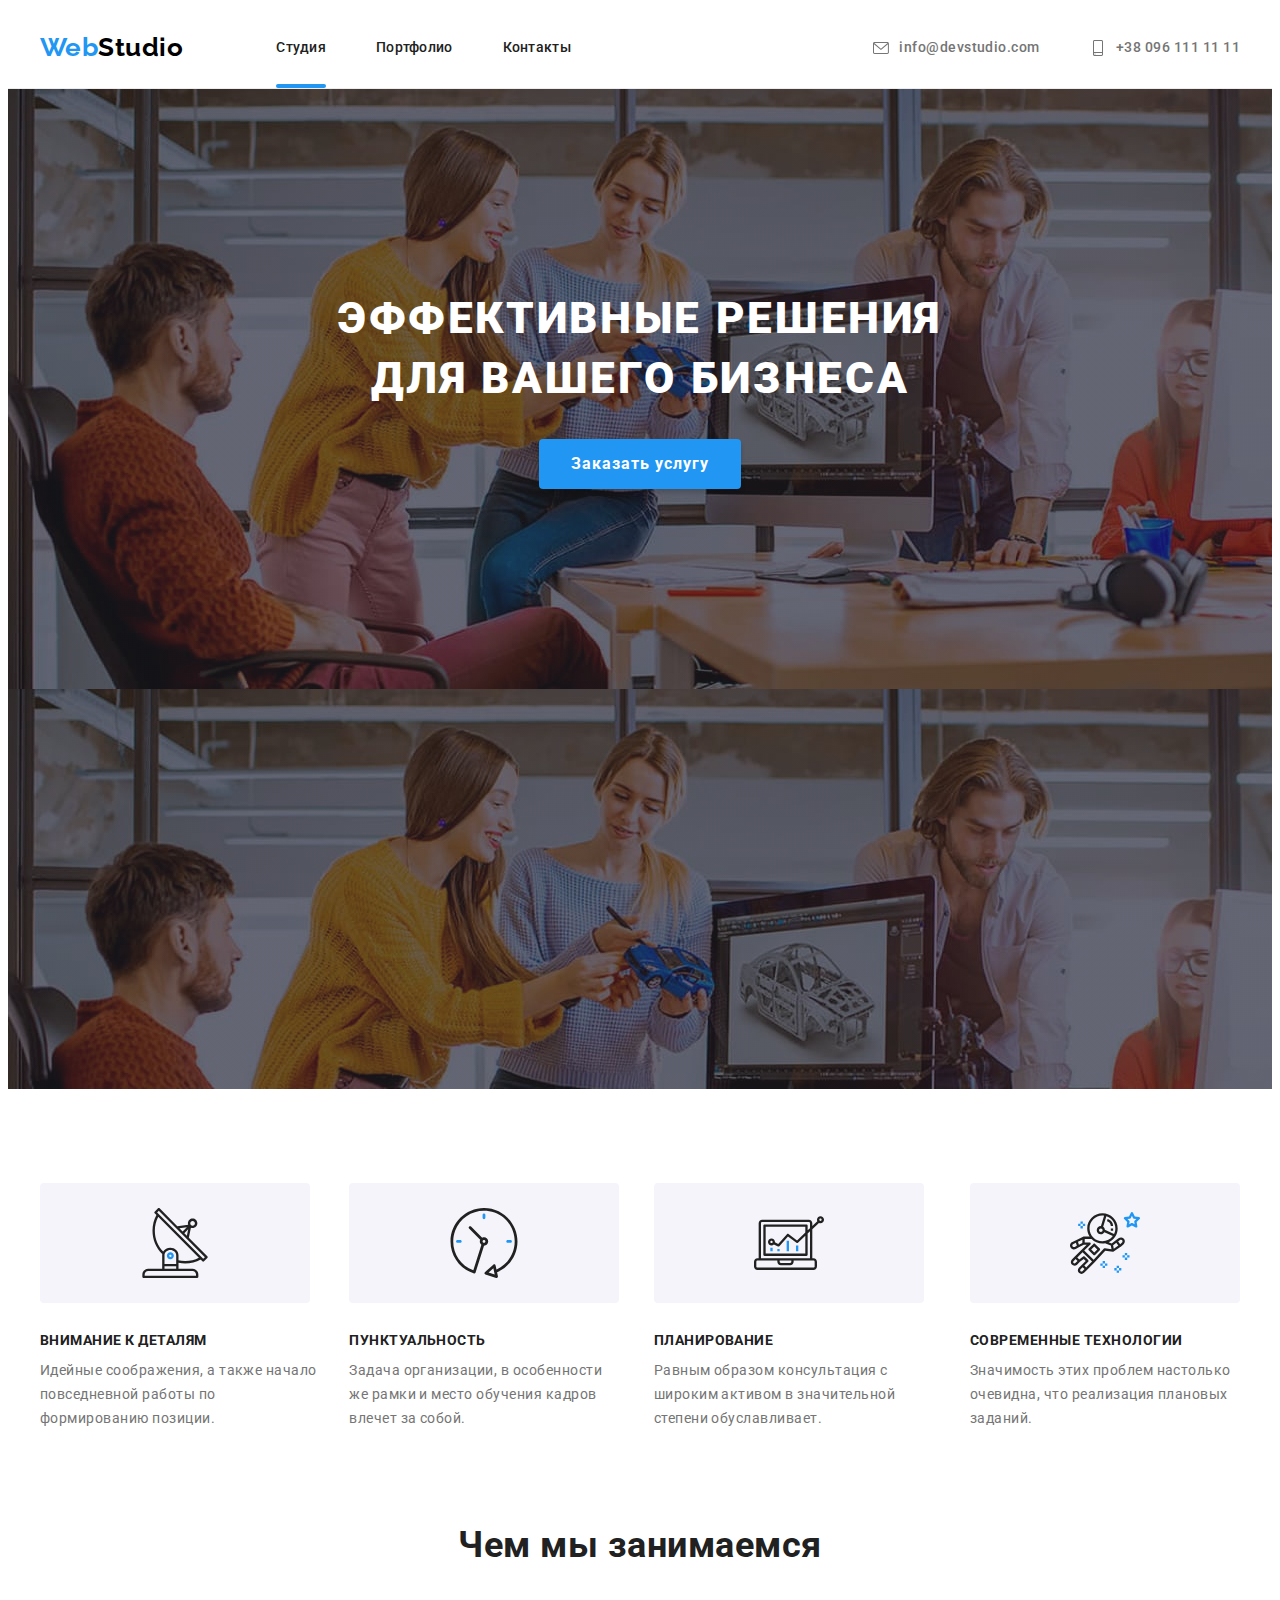
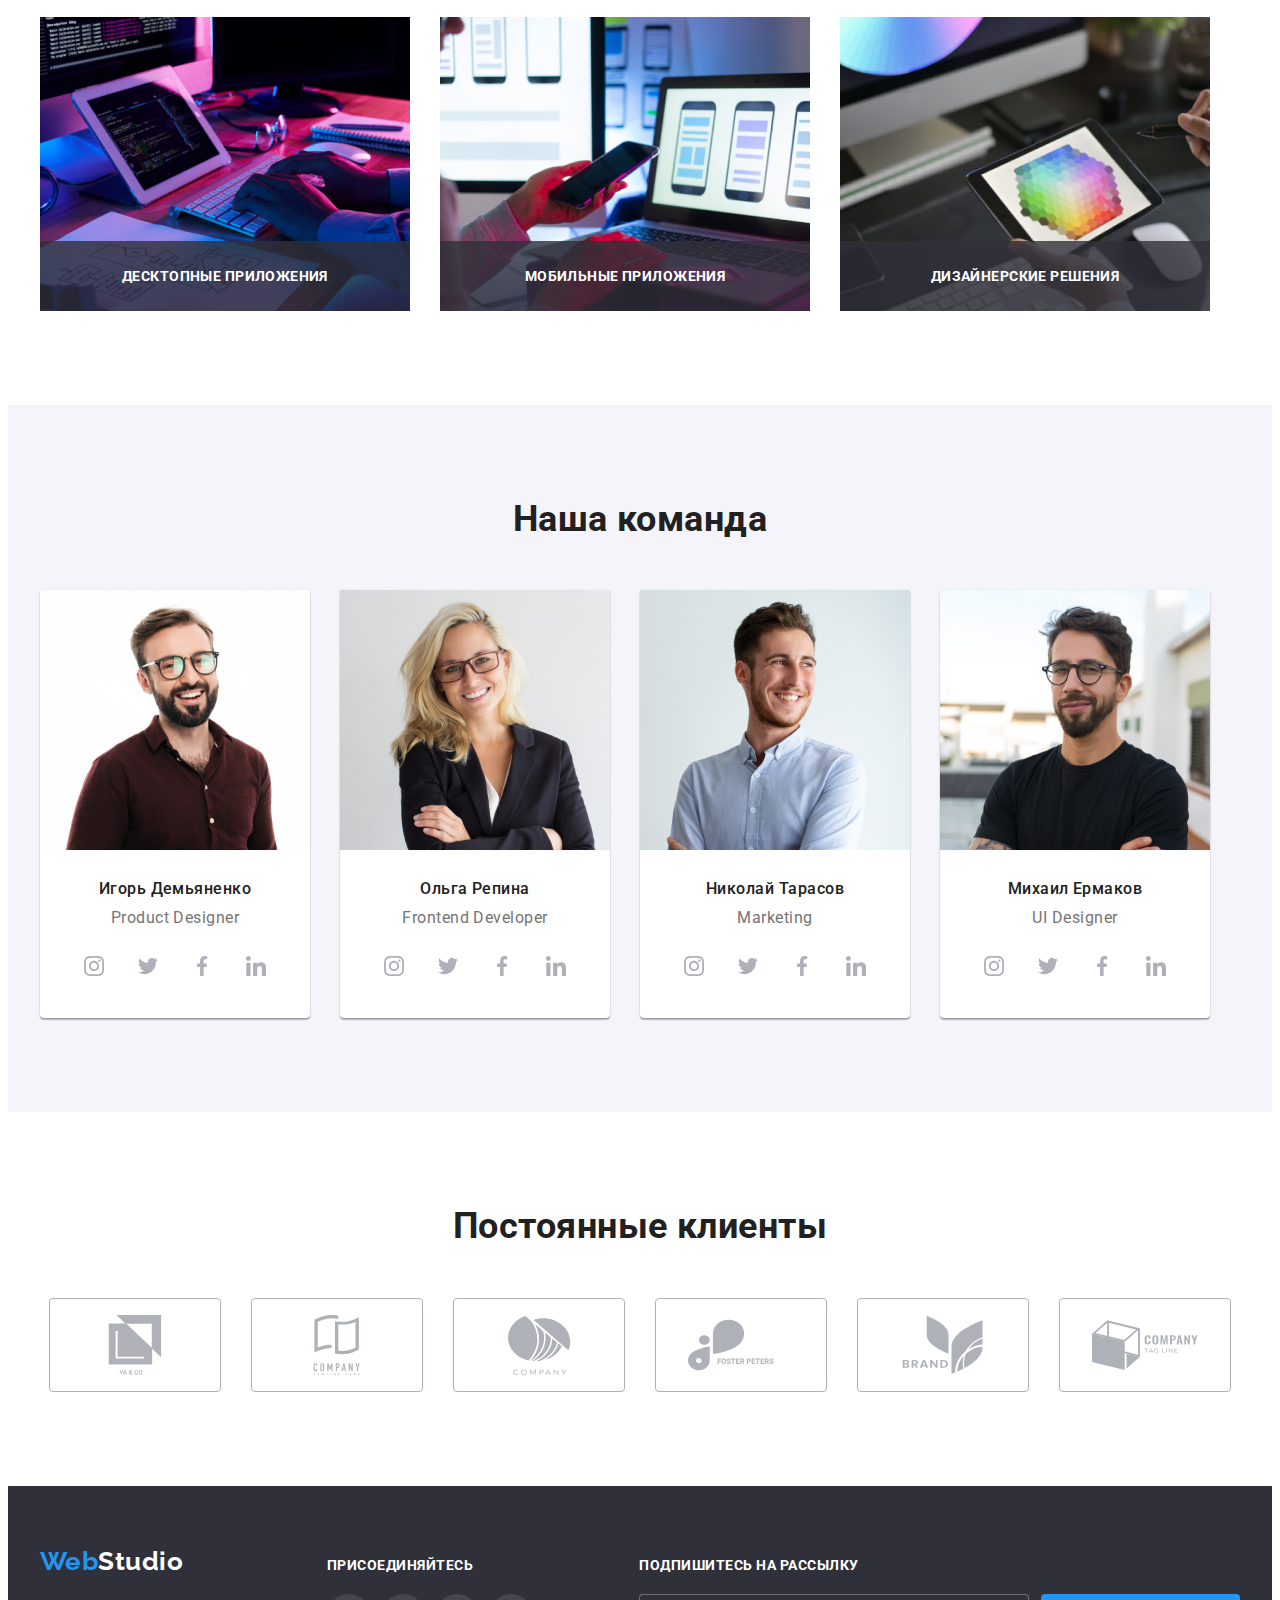
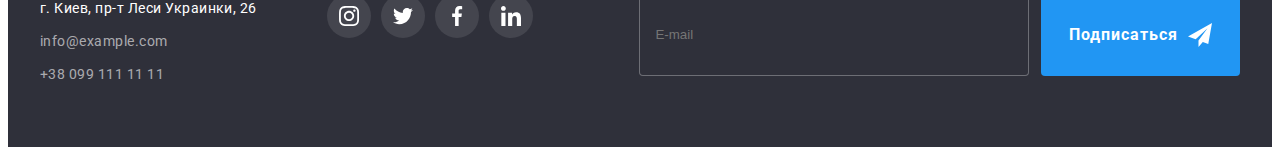
<file: index.html>
<!DOCTYPE html>
<html lang="ru">
  <head>
    <meta charset="UTF-8" />
    <meta http-equiv="X-UA-Compatible" content="IE=edge" />
    <meta name="viewport" content="width=device-width, initial-scale=1.0" />
    <title>Document</title>
    <link rel="preconnect" href="https://fonts.googleapis.com" />
    <link rel="preconnect" href="https://fonts.gstatic.com" crossorigin />
    <link
      rel="stylesheet"
      href="https://cdnjs.cloudflare.com/ajax/libs/modern-normalize/1.1.0/modern-normalize.min.css"
      integrity="sha512-wpPYUAdjBVSE4KJnH1VR1HeZfpl1ub8YT/NKx4PuQ5NmX2tKuGu6U/JRp5y+Y8XG2tV+wKQpNHVUX03MfMFn9Q=="
      crossorigin="anonymous"
      referrerpolicy="no-referrer"
    />
    <link
      href="https://fonts.googleapis.com/css2?family=Raleway:wght@700&family=Roboto:wght@400;500;700;900&display=swap"
      rel="stylesheet"
    />
    <link rel="stylesheet" href="./css/main.min.css" />
  </head>
  <body>
    <header class="header">
      <div class="container header-nav">
        <a href="./index.html" class="logo" lang="en"><span class="logo__text">Web</span>Studio</a>
        <nav class="site-nav">
          <ul class="site-nav__list">
            <li class="site-nav__item"><a class="site-nav__link current" href="./index.html">Студия</a></li>
            <li class="site-nav__item"><a class="site-nav__link" href="./portfolio.html">Портфолио</a></li>
            <li class="site-nav__item"><a class="site-nav__link" href="">Контакты</a></li>
          </ul>
        </nav>
        <ul class="header-contacts">
          <li class="header-contacts__item">
            <a class="header-contacts__link" href="" lang="en">
              <svg class="header-contacts__icon">
                <use href="./images/more-icons.svg#envelope"></use>
              </svg>
              info@devstudio.com</a
            >
          </li>
          <li class="header-contacts__item">
            <a class="header-contacts__link" href="">
              <svg class="header-contacts__icon">
                <use href="./images/icons.svg#smartphone"></use></svg
              >+38 096 111 11 11</a
            >
          </li>
        </ul>
      </div>
    </header>

    <main>
      <section class="hero hero-overlay">
        <h1 class="hero__title">
          Эффективные решения <br />
          для вашего бизнеса
        </h1>
        <button class="hero__button" type="button" data-modal-open>Заказать услугу</button>
      </section>
      <section class="section">
        <div class="container">
          <ul class="advantage-list">
            <li class="advantage-list__item">
              <div class="advantage-list__icon">
                <svg width="70" height="70">
                  <use href="./images/icons.svg#antenna"></use>
                </svg>
              </div>
              <h3 class="advantage-list__title">Внимание к деталям</h3>
              <p class="advantage-list__text">
                Идейные соображения, а также начало повседневной работы по формированию позиции.
              </p>
            </li>
            <li class="advantage-list__item">
              <div class="advantage-list__icon">
                <svg width="70" height="70">
                  <use href="./images/icons.svg#clock"></use>
                </svg>
              </div>
              <h3 class="advantage-list__title">Пунктуальность</h3>
              <p class="advantage-list__text">
                Задача организации, в особенности же рамки и место обучения кадров влечет за собой.
              </p>
            </li>
            <li class="advantage-list__item">
              <div class="advantage-list__icon">
                <svg width="70" height="70">
                  <use href="./images/icons.svg#diagram"></use>
                </svg>
              </div>
              <h3 class="advantage-list__title">Планирование</h3>
              <p class="advantage-list__text">
                Равным образом консультация с широким активом в значительной степени обуславливает.
              </p>
            </li>
            <li class="advantage-list__item">
              <div class="advantage-list__icon">
                <svg width="70" height="70">
                  <use href="./images/icons.svg#astronaut"></use>
                </svg>
              </div>
              <h3 class="advantage-list__title">Современные технологии</h3>
              <p class="advantage-list__text">
                Значимость этих проблем настолько очевидна, что реализация плановых заданий.
              </p>
            </li>
          </ul>
        </div>
      </section>
      <section class="section section-works">
        <div class="container">
          <h2 class="section-title">Чем мы занимаемся</h2>
          <ul class="works-list">
            <li class="works-list__item">
              <img class="works-list__image" src="images/box-1.jpg" width="370" height="294" alt="руки на клавиатуре" />
              <div class="works-list__overlay">
                <p class="works-list__description">Десктопные приложения</p>
              </div>
            </li>
            <li class="works-list__item">
              <img class="works-list__image" src="images/box-2.jpg" width="370" height="294" alt="ноутбук" />
              <div class="works-list__overlay">
                <p class="works-list__description">Мобильные приложения</p>
              </div>
            </li>
            <li class="works-list__item">
              <img class="works-list__image" src="images/box-3.jpg" width="370" height="294" alt="планшет" />
              <div class="works-list__overlay">
                <p class="works-list__description">Дизайнерские решения</p>
              </div>
            </li>
          </ul>
        </div>
      </section>
      <section class="section section-team">
        <div class="container">
          <h2 class="section-title">Наша команда</h2>
          <ul class="team-list">
            <li class="team-card team-list__team-card">
              <img class="team-card__photo" src="images/team-1.jpg" width="270" height="260" alt="Игорь Демьяненко" />
              <h3 class="team-card__title">Игорь Демьяненко</h3>
              <p class="team-card__text" lang="en">Product Designer</p>
              <ul class="social-list">
                <li class="social-list__item">
                  <a class="social-list__link" href="">
                    <svg class="social-list__icon">
                      <use href="./images/icons.svg#instagram"></use>
                    </svg>
                  </a>
                </li>
                <li class="social-list__item">
                  <a class="social-list__link" href="">
                    <svg class="social-list__icon">
                      <use href="./images/icons.svg#twitter"></use>
                    </svg>
                  </a>
                </li>
                <li class="social-list__item">
                  <a class="social-list__link" href="">
                    <svg class="social-list__icon">
                      <use href="./images/icons.svg#facebook"></use>
                    </svg>
                  </a>
                </li>
                <li class="social-list__item">
                  <a class="social-list__link" href="">
                    <svg class="social-list__icon">
                      <use href="./images/icons.svg#linkedin"></use>
                    </svg>
                  </a>
                </li>
              </ul>
            </li>
            <li class="team-card team-list__team-card">
              <img class="team-card__photo" src="images/team-2.jpg" width="270" height="260" alt="Ольга Репина" />
              <h3 class="team-card__title">Ольга Репина</h3>
              <p class="team-card__text" lang="en">Frontend Developer</p>
              <ul class="social-list">
                <li class="social-list__item">
                  <a class="social-list__link" href="">
                    <svg class="social-list__icon">
                      <use href="./images/icons.svg#instagram"></use>
                    </svg>
                  </a>
                </li>
                <li class="social-list__item">
                  <a class="social-list__link" href="">
                    <svg class="social-list__icon">
                      <use href="./images/icons.svg#twitter"></use>
                    </svg>
                  </a>
                </li>
                <li class="social-list__item">
                  <a class="social-list__link" href="">
                    <svg class="social-list__icon">
                      <use href="./images/icons.svg#facebook"></use>
                    </svg>
                  </a>
                </li>
                <li class="social-list__item">
                  <a class="social-list__link" href="">
                    <svg class="social-list__icon">
                      <use href="./images/icons.svg#linkedin"></use>
                    </svg>
                  </a>
                </li>
              </ul>
            </li>
            <li class="team-card team-list__team-card">
              <img class="team-card__photo" src="images/team-3.jpg" width="270" height="260" alt="Николай Тарасов" />
              <h3 class="team-card__title">Николай Тарасов</h3>
              <p class="team-card__text" lang="en">Marketing</p>
              <ul class="social-list">
                <li class="social-list__item">
                  <a class="social-list__link" href="">
                    <svg class="social-list__icon">
                      <use href="./images/icons.svg#instagram"></use>
                    </svg>
                  </a>
                </li>
                <li class="social-list__item">
                  <a class="social-list__link" href="">
                    <svg class="social-list__icon">
                      <use href="./images/icons.svg#twitter"></use>
                    </svg>
                  </a>
                </li>
                <li class="social-list__item">
                  <a class="social-list__link" href="">
                    <svg class="social-list__icon">
                      <use href="./images/icons.svg#facebook"></use>
                    </svg>
                  </a>
                </li>
                <li class="social-list__item">
                  <a class="social-list__link" href="">
                    <svg class="social-list__icon">
                      <use href="./images/icons.svg#linkedin"></use>
                    </svg>
                  </a>
                </li>
              </ul>
            </li>
            <li class="team-card team-list__team-card">
              <img class="team-card__photo" src="images/team-4.jpg" width="270" height="260" alt="Михаил Ермаков" />
              <h3 class="team-card__title">Михаил Ермаков</h3>
              <p class="team-card__text" lang="en">UI Designer</p>
              <ul class="social-list">
                <li class="social-list__item">
                  <a class="social-list__link" href="">
                    <svg class="social-list__icon">
                      <use href="./images/icons.svg#instagram"></use>
                    </svg>
                  </a>
                </li>
                <li class="social-list__item">
                  <a class="social-list__link" href="">
                    <svg class="social-list__icon">
                      <use href="./images/icons.svg#twitter"></use>
                    </svg>
                  </a>
                </li>
                <li class="social-list__item">
                  <a class="social-list__link" href="">
                    <svg class="social-list__icon">
                      <use href="./images/icons.svg#facebook"></use>
                    </svg>
                  </a>
                </li>
                <li class="social-list__item">
                  <a class="social-list__link" href="">
                    <svg class="social-list__icon">
                      <use href="./images/icons.svg#linkedin"></use>
                    </svg>
                  </a>
                </li>
              </ul>
            </li>
          </ul>
        </div>
      </section>
      <section class="section section-partners">
        <div class="container">
          <h2 class="section-title">Постоянные клиенты</h2>
          <ul class="partners-list">
            <li class="item">
              <a class="link" href=""
                ><svg class="company-icon">
                  <use href="./images/icons.svg#company-2"></use></svg
              ></a>
            </li>
            <li class="item">
              <a class="link" href=""
                ><svg class="company-icon">
                  <use href="./images/icons.svg#company-1"></use></svg
              ></a>
            </li>
            <li class="item">
              <a class="link" href=""
                ><svg class="company-icon">
                  <use href="./images/icons.svg#company-3"></use></svg
              ></a>
            </li>
            <li class="item">
              <a class="link" href=""
                ><svg class="company-icon">
                  <use href="./images/icons.svg#company-4"></use></svg
              ></a>
            </li>
            <li class="item">
              <a class="link" href=""
                ><svg class="company-icon">
                  <use href="./images/icons.svg#company-5"></use></svg
              ></a>
            </li>
            <li class="item">
              <a class="link" href=""
                ><svg class="company-icon">
                  <use href="./images/icons.svg#company-6"></use></svg
              ></a>
            </li>
          </ul>
        </div>
      </section>
    </main>
    <footer class="footer">
      <div class="container footer-section">
        <div>
          <a class="logo footer__logo" lang="en" href="./index.html"> <span class="logo__text">Web</span>Studio</a>
          <address class="address">
            <ul>
              <li class="item">
                <a class="contacts street" href="">г. Киев, пр-т Леси Украинки, 26</a>
              </li>
              <li class="item"><a class="contacts" href="">info@example.com</a></li>
              <li class="item"><a class="contacts" href="">+38 099 111 11 11</a></li>
            </ul>
          </address>
        </div>
        <div class="footer-social">
          <b class="footer-text">Присоединяйтесь</b>
          <ul class="footer-social-list">
            <li class="item">
              <a class="link" href="">
                <svg class="icon">
                  <use href="./images/icons.svg#instagram"></use>
                </svg>
              </a>
            </li>
            <li class="item">
              <a class="link" href="">
                <svg class="icon">
                  <use href="./images/icons.svg#twitter"></use>
                </svg>
              </a>
            </li>
            <li class="item">
              <a class="link" href="">
                <svg class="icon">
                  <use href="./images/icons.svg#facebook"></use>
                </svg>
              </a>
            </li>
            <li class="item">
              <a class="link" href="">
                <svg class="icon">
                  <use href="./images/icons.svg#linkedin"></use>
                </svg>
              </a>
            </li>
          </ul>
        </div>
        <form class="footer-form">
          <b class="footer-text">Подпишитесь на рассылку</b>
          <div class="footer-form-wrapper">
            <label><input class="footer-input" type="text" placeholder="E-mail" /></label>

            <button type="submit" class="footer-form-button">Подписаться <span class="icon"></span></button>
          </div>
        </form>
      </div>
    </footer>
    <div class="backdrop is-hidden" data-modal>
      <div class="modal">
        <button class="btn-close-modal" type="button" data-modal-close>
          <svg class="close-modal-icon">
            <use href="./images/modal-icons.svg#modal-close"></use>
          </svg>
        </button>
        <form class="modal-form">
          <b class="modal-tittle">Оставьте свои данные, мы вам перезвоним</b>
          <div class="modal-form-field">
            <label for="name" class="modal-form-label">Имя </label>
            <div class="modal-icon-wrapper">
              <input class="modal-form-input" name="user-name" type="text" id="name" required />
              <svg class="modal-icon">
                <use href="./images/modal-icons.svg#modal-name"></use>
              </svg>
            </div>
          </div>
          <div class="modal-form-field">
            <label for="phone" class="modal-form-label">Телефон</label>

            <div class="modal-icon-wrapper">
              <input class="modal-form-input" name="user-phone" type="tel" id="phone" required />
              <svg class="modal-icon">
                <use href="./images/modal-icons.svg#modal-phone"></use>
              </svg>
            </div>
          </div>
          <div class="modal-form-field">
            <label for="mail" class="modal-form-label">Почта</label>
            <div class="modal-icon-wrapper">
              <input class="modal-form-input" name="user-email" type="email" id="mail" required />
              <svg class="modal-icon">
                <use href="./images/modal-icons.svg#modal-envelope"></use>
              </svg>
            </div>
          </div>
          <div class="modal-form-field">
            <label for="comment" class="modal-form-label">Комментарий </label>
            <textarea
              class="modal-form-input modal-form-message"
              name="user-comment"
              id="comment"
              placeholder="Введите текст"
              rows="8"
            ></textarea>
          </div>
          <input class="modal-checkbox visually-hidden" type="checkbox" name="accept-policy" id="accept-policy" />
          <label class="modal-checkbox-label" for="accept-policy"
            >Соглашаюсь с рассылкой и принимаю&nbsp;<a class="checkbox-label-link" href="">Условия договора</a></label
          >
          <button class="modal-form-button form-button" type="submit">Отправить</button>
        </form>
      </div>
    </div>
    <script src="./js/modal.js"></script>
  </body>
</html>
</file>
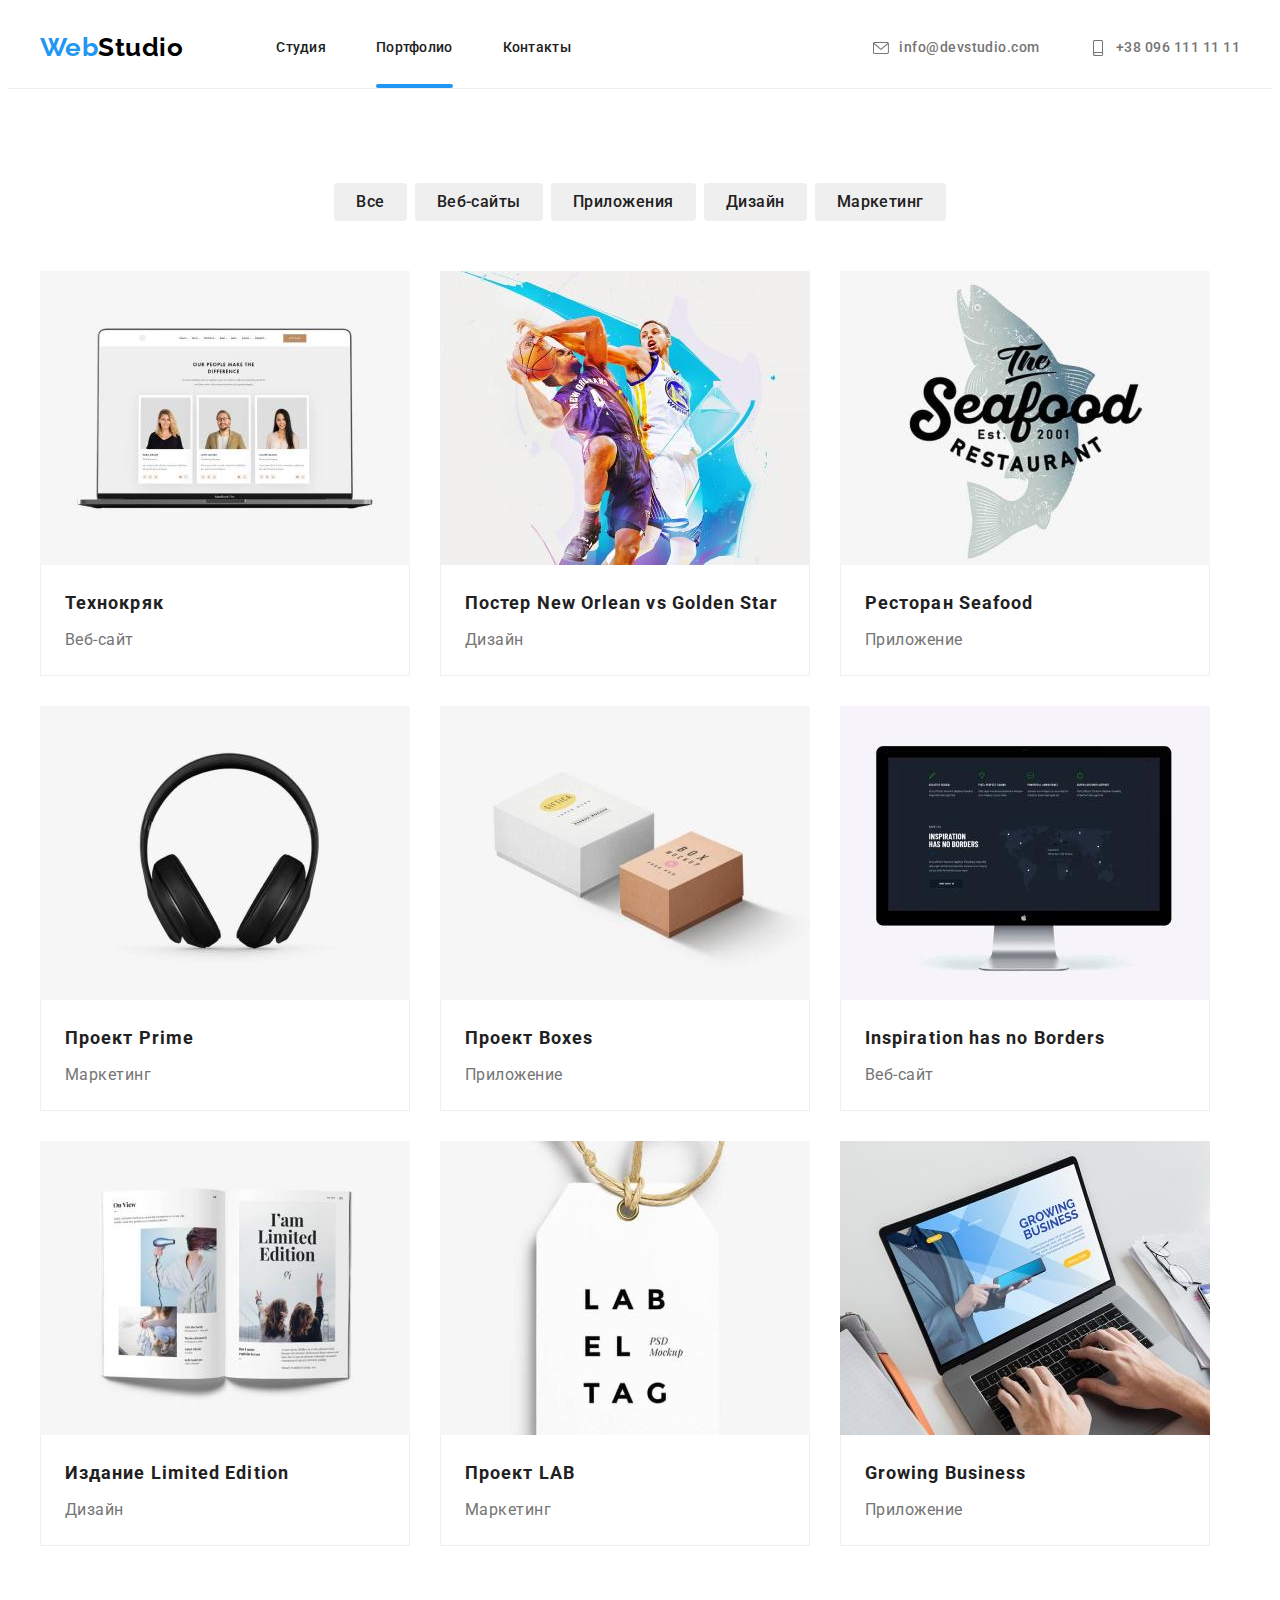
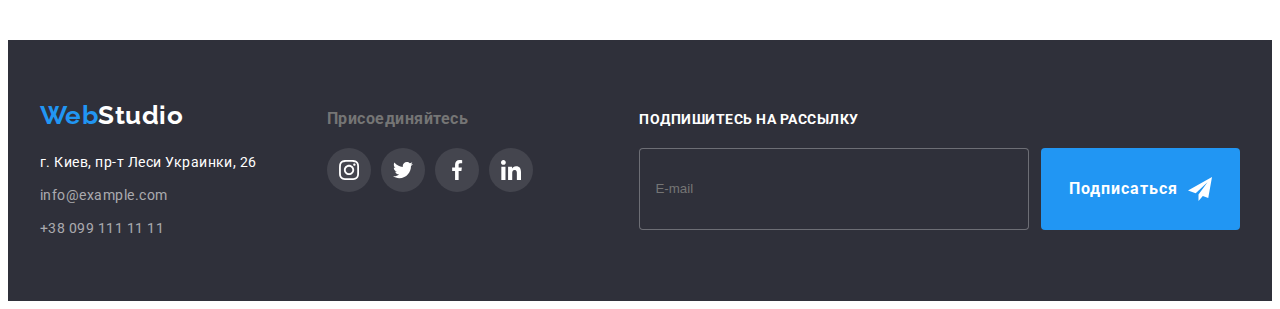
<file: portfolio.html>
<!DOCTYPE html>
<html lang="ru">
  <head>
    <meta charset="UTF-8" />
    <meta http-equiv="X-UA-Compatible" content="IE=edge" />
    <meta name="viewport" content="width=device-width, initial-scale=1.0" />
    <title>Document</title>
    <link rel="preconnect" href="https://fonts.googleapis.com" />
    <link rel="preconnect" href="https://fonts.gstatic.com" crossorigin />
    <link
      rel="stylesheet"
      href="https://cdnjs.cloudflare.com/ajax/libs/modern-normalize/1.1.0/modern-normalize.min.css"
      integrity="sha512-wpPYUAdjBVSE4KJnH1VR1HeZfpl1ub8YT/NKx4PuQ5NmX2tKuGu6U/JRp5y+Y8XG2tV+wKQpNHVUX03MfMFn9Q=="
      crossorigin="anonymous"
      referrerpolicy="no-referrer"
    />
    <link
      href="https://fonts.googleapis.com/css2?family=Raleway:wght@700&family=Roboto:wght@400;500;700;900&display=swap"
      rel="stylesheet"
    />
    <link rel="stylesheet" href="./css/main.min.css" />
  </head>
  <body>
    <header class="header">
      <div class="container header-nav">
        <a href="./index.html" class="logo" lang="en"><span class="logo__text">Web</span>Studio</a>
        <nav class="site-nav">
          <ul class="site-nav__list">
            <li class="site-nav__item"><a class="site-nav__link" href="./index.html">Студия</a></li>
            <li class="site-nav__item"><a class="site-nav__link current" href="./portfolio.html">Портфолио</a></li>
            <li class="site-nav__item"><a class="site-nav__link" href="">Контакты</a></li>
          </ul>
        </nav>
        <ul class="header-contacts">
          <li class="header-contacts__item">
            <a class="header-contacts__link" href="" lang="en">
              <svg class="header-contacts__icon">
                <use href="./images/more-icons.svg#envelope"></use>
              </svg>
              info@devstudio.com</a
            >
          </li>
          <li class="header-contacts__item">
            <a class="header-contacts__link" href="">
              <svg class="header-contacts__icon">
                <use href="./images/icons.svg#smartphone"></use></svg
              >+38 096 111 11 11</a
            >
          </li>
        </ul>
      </div>
    </header>
    <main>
      <section class="section section-portfolio">
        <div class="container">
          <ul class="btns-portfolio">
            <li class="item"><button class="button-portfolio" type="button">Все</button></li>
            <li class="item"><button class="button-portfolio" type="button">Веб-сайты</button></li>
            <li class="item"><button class="button-portfolio" type="button">Приложения</button></li>
            <li class="item"><button class="button-portfolio" type="button">Дизайн</button></li>
            <li class="item"><button class="button-portfolio" type="button">Маркетинг</button></li>
          </ul>
          <ul class="work-examples">
            <li class="item">
              <a class="link" href="">
                <div class="overlay-zone">
                  <img
                    class="image"
                    src="./images/portfolio-box-1.jpg"
                    width="370"
                    height="294"
                    alt="Открытый ноутбук"
                  />
                  <div class="portfolio-overlay">
                    <p class="overlay-text">
                      Технокряк это современная площадка распространения коронавируса. Компании используют эту платформу
                      для цифрового шпионажа и атак на защищённые сервера конкурентов.
                    </p>
                  </div>
                </div>
                <div class="item-title-text">
                  <h2 class="title">Технокряк</h2>
                  <p class="text">Веб-сайт</p>
                </div>
              </a>
            </li>
            <li class="item">
              <a class="link" href="">
                <div class="overlay-zone">
                  <img class="image" src="./images/portfolio-box-2.jpg" width="370" height="294" alt="Баскетболисты" />
                  <div class="portfolio-overlay">
                    <p class="overlay-text">
                      Технокряк это современная площадка распространения коронавируса. Компании используют эту платформу
                      для цифрового шпионажа и атак на защищённые сервера конкурентов.
                    </p>
                  </div>
                </div>
                <div class="item-title-text">
                  <h2 class="title">Постер <span lang="en">New Orlean vs Golden Star</span></h2>
                  <p class="text">Дизайн</p>
                </div>
              </a>
            </li>
            <li class="item">
              <a class="link" href="">
                <div class="overlay-zone">
                  <img
                    class="image"
                    src="./images/portfolio-box-3.jpg"
                    width="370"
                    height="294"
                    alt="Рыба и название ресторана"
                  />
                  <div class="portfolio-overlay">
                    <p class="overlay-text">
                      Технокряк это современная площадка распространения коронавируса. Компании используют эту платформу
                      для цифрового шпионажа и атак на защищённые сервера конкурентов.
                    </p>
                  </div>
                </div>
                <div class="item-title-text">
                  <h2 class="title">Ресторан <span lang="en">Seafood</span></h2>
                  <p class="text">Приложение</p>
                </div>
              </a>
            </li>
            <li class="item">
              <a class="link" href="">
                <div class="overlay-zone">
                  <img class="image" src="./images/portfolio-box-4.jpg" width="370" height="294" alt="Наушники" />
                  <div class="portfolio-overlay">
                    <p class="overlay-text">
                      Технокряк это современная площадка распространения коронавируса. Компании используют эту платформу
                      для цифрового шпионажа и атак на защищённые сервера конкурентов.
                    </p>
                  </div>
                </div>
                <div class="item-title-text">
                  <h2 class="title">Проект <span lang="en">Prime</span></h2>
                  <p class="text">Маркетинг</p>
                </div>
              </a>
            </li>
            <li class="item">
              <a class="link" href="">
                <div class="overlay-zone">
                  <img class="image" src="./images/portfolio-box-5.jpg" width="370" height="294" alt="Две коробки" />
                  <div class="portfolio-overlay">
                    <p class="overlay-text">
                      Технокряк это современная площадка распространения коронавируса. Компании используют эту платформу
                      для цифрового шпионажа и атак на защищённые сервера конкурентов.
                    </p>
                  </div>
                </div>
                <div class="item-title-text">
                  <h2 class="title">Проект <span lang="en">Boxes</span></h2>
                  <p class="text">Приложение</p>
                </div>
              </a>
            </li>
            <li class="item">
              <a class="link" href="">
                <div class="overlay-zone">
                  <img
                    class="image"
                    src="./images/portfolio-box-6.jpg"
                    width="370"
                    height="294"
                    alt="Экран моноблока"
                  />
                  <div class="portfolio-overlay">
                    <p class="overlay-text">
                      Технокряк это современная площадка распространения коронавируса. Компании используют эту платформу
                      для цифрового шпионажа и атак на защищённые сервера конкурентов.
                    </p>
                  </div>
                </div>
                <div class="item-title-text">
                  <h2 class="title" lang="en">Inspiration has no Borders</h2>
                  <p class="text">Веб-сайт</p>
                </div>
              </a>
            </li>
            <li class="item">
              <a class="link" href="">
                <div class="overlay-zone">
                  <img class="image" src="./images/portfolio-box-7.jpg" width="370" height="294" alt="Открытая книга" />
                  <div class="portfolio-overlay">
                    <p class="overlay-text">
                      Технокряк это современная площадка распространения коронавируса. Компании используют эту платформу
                      для цифрового шпионажа и атак на защищённые сервера конкурентов.
                    </p>
                  </div>
                </div>
                <div class="item-title-text">
                  <h2 class="title">Издание <span lang="en">Limited Edition</span></h2>
                  <p class="text">Дизайн</p>
                </div>
              </a>
            </li>
            <li class="item">
              <a class="link" href="">
                <div class="overlay-zone">
                  <img class="image" src="./images/portfolio-box-8.jpg" width="370" height="294" alt="Бирка" />
                  <div class="portfolio-overlay">
                    <p class="overlay-text">
                      Технокряк это современная площадка распространения коронавируса. Компании используют эту платформу
                      для цифрового шпионажа и атак на защищённые сервера конкурентов.
                    </p>
                  </div>
                </div>
                <div class="item-title-text">
                  <h2 class="title">Проект <span lang="en">LAB</span></h2>
                  <p class="text">Маркетинг</p>
                </div>
              </a>
            </li>
            <li class="item">
              <a class="link" href="">
                <div class="overlay-zone">
                  <img
                    class="image"
                    src="./images/portfolio-box-9.jpg"
                    width="370"
                    height="294"
                    alt="Руки на клавиатуре"
                  />
                  <div class="portfolio-overlay">
                    <p class="overlay-text">
                      Технокряк это современная площадка распространения коронавируса. Компании используют эту платформу
                      для цифрового шпионажа и атак на защищённые сервера конкурентов.
                    </p>
                  </div>
                </div>
                <div class="item-title-text">
                  <h2 class="title" lang="en">Growing Business</h2>
                  <p class="text">Приложение</p>
                </div>
              </a>
            </li>
          </ul>
        </div>
      </section>
    </main>
    <footer class="footer">
      <div class="container footer-section">
        <div>
          <a class="logo footer__logo" lang="en" href="./index.html"> <span class="logo__text">Web</span>Studio</a>
          <address class="address">
            <ul>
              <li class="item">
                <a class="contacts street" href="">г. Киев, пр-т Леси Украинки, 26</a>
              </li>
              <li class="item"><a class="contacts" href="">info@example.com</a></li>
              <li class="item"><a class="contacts" href="">+38 099 111 11 11</a></li>
            </ul>
          </address>
        </div>
        <div class="footer-social">
          <b class="text">Присоединяйтесь</b>
          <ul class="footer-social-list">
            <li class="item">
              <a class="link" href="">
                <svg class="icon">
                  <use href="./images/icons.svg#instagram"></use>
                </svg>
              </a>
            </li>
            <li class="item">
              <a class="link" href="">
                <svg class="icon">
                  <use href="./images/icons.svg#twitter"></use>
                </svg>
              </a>
            </li>
            <li class="item">
              <a class="link" href="">
                <svg class="icon">
                  <use href="./images/icons.svg#facebook"></use>
                </svg>
              </a>
            </li>
            <li class="item">
              <a class="link" href="">
                <svg class="icon">
                  <use href="./images/icons.svg#linkedin"></use>
                </svg>
              </a>
            </li>
          </ul>
        </div>
        <form class="footer-form">
          <b class="footer-text">Подпишитесь на рассылку</b>
          <div class="footer-form-wrapper">
            <label><input class="footer-input" type="text" placeholder="E-mail" /></label>

            <button type="submit" class="footer-form-button">Подписаться <span class="icon"></span></button>
          </div>
        </form>
      </div>
    </footer>
  </body>
</html>
</file>
<file: css/main.min.css>
:root{--primary-text-color: #757575;--title-text-color: #212121;--accent-color: #2196f3;--primary-bg-color: #ffffff;--secondary-bg-color: #2f303a;--primary-cubic: cubic-bezier(0.4, 0, 0.2, 1)}.visually-hidden{position:absolute;white-space:nowrap;width:1px;height:1px;overflow:hidden;border:0;padding:0;clip:rect(0 0 0 0);clip-path:inset(50%);margin:-1px}body{font-family:Roboto, -apple-system, BlinkMacSystemFont, 'Segoe UI', Roboto, Oxygen, Ubuntu, Cantarell, 'Open Sans', 'Helvetica Neue', sans-serif;color:var(--primary-text-color);background-color:var(--primary-bg-color);letter-spacing:0.03em}ul,p{list-style:none;margin:0;padding:0}.container{width:1200px;margin:0 auto;padding-left:15px;padding-right:15px}.section{padding-top:94px;padding-bottom:94px}.section-title{margin-top:0;margin-bottom:50px;font-size:36px;line-height:1.16;text-align:center;color:var(--title-text-color)}.logo{display:inline-block;font-family:Raleway;color:#000;text-decoration:none;font-weight:700;font-size:26px;line-height:1.2}.logo__text{color:var(--accent-color)}.form-button{display:block;margin-left:auto;margin-right:auto;padding:10px 55px;border-radius:4px;border:none;font-family:inherit;font-weight:700;font-size:16px;line-height:calc(30 / 16);text-align:center;letter-spacing:0.06em;cursor:pointer;box-shadow:0px 4px 4px rgba(0,0,0,0.15);background-color:var(--accent-color);color:var(--primary-bg-color)}.social-list{display:flex;justify-content:center}.social-list__link{width:44px;height:44px;display:flex;justify-content:center;align-items:center;border-radius:50%;transition:background-color 250ms var(--primary-cubic)}.social-list__link:hover,.social-list__link:focus{background-color:var(--accent-color)}.social-list__item:not(:last-child){margin-right:10px}.social-list__icon{width:20px;height:20px;fill:#afb1b8;transition:fill 250ms var(--primary-cubic)}.social-list__link:hover .social-list__icon,.social-list__link:focus .social-list__icon{fill:var(--primary-bg-color)}.backdrop{position:fixed;top:0;left:0;width:100%;height:100%;background-color:rgba(0,0,0,0.2);opacity:1;transition:opacity 300ms var(--primary-cubic)}.backdrop.is-hidden{opacity:0;pointer-events:none}.modal{position:absolute;top:50%;left:50%;width:528px;height:581px;padding:40px;background-color:#fff;transform:translate(-50%, -50%) scale(1);transition:transform 300ms var(--primary-cubic)}.backdrop.is-hidden .modal{transform:translate(-50%, -50%) scale(1.2)}.btn-close-modal{position:absolute;top:8px;right:8px;width:30px;height:30px;border-radius:50%;cursor:pointer;border:1px solid rgba(0,0,0,0.1);background-color:#fff}.close-modal-icon{width:11px;height:11px;fill:#000;transition:fill 250ms var(--primary-cubic)}.btn-close-modal:hover .close-modal-icon,.btn-close-modal:focus .close-modal-icon{fill:var(--accent-color)}.modal-tittle{margin-bottom:12px;display:block;text-align:center;line-height:calc(23 / 20);font-size:20px;color:var(--title-text-color)}.modal-form-field{margin-bottom:10px;display:flex;flex-direction:column}.modal-form-label{margin-bottom:4px;font-size:12px;letter-spacing:0.01em}.modal-icon-wrapper{position:relative}.modal-form-input{padding:11px 12px 11px 42px;width:100%;height:40px;border:1px solid rgba(33,33,33,0.2);border-radius:4px;cursor:pointer;transition:border-color 250ms var(--primary-cubic)}.modal-form-input:focus{outline:none;border-color:var(--accent-color)}.modal-icon{position:absolute;top:50%;left:12px;transform:translateY(-50%);width:18px;height:18px;transition:fill 250ms var(--primary-cubic)}.modal-form-input:focus+.modal-icon{fill:var(--accent-color)}.modal-form-message{margin-bottom:20px;padding:12px 16px;height:120px;resize:none}.modal-form-message::placeholder{font-size:14px;letter-spacing:0.01em;color:var(--primary-text-color);opacity:0.5}.modal-checkbox-label{margin-bottom:30px;display:flex;justify-content:center;font-size:14px}.modal-checkbox-label::before{content:'';margin-right:7px;display:inline-block;width:16px;height:16px;border:2px solid #212121;border-radius:3px;cursor:pointer}.modal-checkbox:checked+.modal-checkbox-label::before{background-color:var(--accent-color);border-color:var(--accent-color);background-image:url(../images/icon-check.svg);background-size:contain;background-origin:border-box}.modal-checkbox:focus+.modal-checkbox-label::before{border-color:var(--accent-color)}.checkbox-label-link{color:var(--accent-color)}.header{border-bottom:1px solid #ececec}.header-nav{display:flex;align-items:center}.site-nav__list{display:flex;margin-left:93px}.site-nav__item:not(:last-child){margin-right:50px}.site-nav__link{position:relative;display:block;padding-top:32px;padding-bottom:32px;text-decoration:none;font-weight:500;font-size:14px;line-height:1.14;letter-spacing:0.02em;color:var(--title-text-color);transition:color 250ms var(--primary-cubic)}.site-nav__link:hover,.site-nav__link:focus{color:var(--accent-color)}.site-nav__link.current::after{position:absolute;bottom:0;left:0;content:'';display:inline-block;width:100%;height:4px;background-color:var(--accent-color);border-radius:2px}.header-contacts{display:flex;margin-left:auto}.header-contacts__item+.header-contacts__item{margin-left:50px}.header-contacts__link{display:flex;align-items:center;padding-top:32px;padding-bottom:32px;font-weight:500;font-size:14px;line-height:1.14px;text-decoration:none;color:var(--primary-text-color);transition:color 250ms var(--primary-cubic)}.header-contacts__link:hover,.header-contacts__link:focus{color:var(--accent-color)}.header-contacts__icon{margin-right:10px;width:16px;height:16px;fill:var(--primary-text-color);transition:fill 250ms var(--primary-cubic)}.header-contacts__link:hover .header-contacts__icon{fill:var(--accent-color)}.hero{padding-top:200px;padding-bottom:200px;text-align:center;background-color:var(--secondary-bg-color)}.hero-overlay{margin:0 auto;max-width:1600px;height:600px;background-image:linear-gradient(to right, rgba(47,48,58,0.4), rgba(47,48,58,0.4)),url(../images/overlay.jpg)}.hero__title{margin-top:0px;margin-bottom:30px;font-style:normal;text-transform:uppercase;font-weight:900;font-size:44px;line-height:1.36;letter-spacing:0.06em;color:var(--primary-bg-color)}.hero__button{padding:10px 32px;border-radius:4px;border:none;font-family:inherit;font-weight:700;font-size:16px;line-height:1.87;cursor:pointer;letter-spacing:0.06em;background-color:var(--accent-color);color:var(--primary-bg-color);box-shadow:0px 4px 4px rgba(0,0,0,0.15);transition:color 250ms var(--primary-cubic),background-color 250ms var(--primary-cubic)}.hero__button:hover,.hero__button:focus{color:var(--accent-color);background-color:var(--primary-bg-color)}.advantage-list{display:flex}.advantage-list__item{width:calc((100%-90px) / 4)}.advantage-list__item:not(:last-child){margin-right:30px}.advantage-list__icon{margin-bottom:30px;width:270px;height:120px;border-radius:4px;display:flex;justify-content:center;align-items:center;background-color:#f5f4fa}.advantage-list__title{margin-top:0;margin-bottom:10px;text-transform:uppercase;font-size:14px;line-height:1.14;color:var(--title-text-color)}.advantage-list__text{font-size:14px;line-height:1.71}.section-works{padding-top:0}.works-list{display:flex}.works-list__item{position:relative}.works-list__item:not(:last-child){margin-right:30px}.works-list__overlay{position:absolute;bottom:0;left:0;width:100%;height:70px;display:flex;align-items:center;justify-content:center;background-color:rgba(47,48,58,0.8)}.works-list__description{text-transform:uppercase;font-weight:bold;font-size:14px;line-height:calc(16 / 14);letter-spacing:0.03em;color:var(--primary-bg-color)}.works-list__image{display:block}.section-team{background-color:#f5f4fa}.team-list{display:flex}.team-list__team-card:not(:last-child){margin-right:30px}.team-card{text-align:center;padding-bottom:30px;width:calc((100%-90px) / 4);box-shadow:0px 1px 3px rgba(0,0,0,0.12),0px 1px 1px rgba(0,0,0,0.14),0px 2px 1px rgba(0,0,0,0.2);border-radius:0px 0px 4px 4px;background-color:#fff}.team-card__photo{margin-bottom:30px;display:block}.team-card__title{margin-top:0;margin-bottom:10px;font-weight:500;font-size:16px;line-height:1.18;color:var(--title-text-color)}.team-card__text{font-size:16px;line-height:1.18;margin-bottom:16px}.footer{background-color:var(--secondary-bg-color)}.footer__logo{margin-bottom:20px;color:var(--primary-bg-color)}.footer-web{color:var(--accent-color)}.footer{padding-top:60px;padding-bottom:60px}.footer-section{display:flex;align-items:baseline}.address .item:not(:last-child){margin-bottom:9px}.address .contacts{font-style:normal;font-weight:400;font-size:14px;line-height:1.71;color:rgba(255,255,255,0.6);text-decoration:none;transition:color 250ms var(--primary-cubic)}.address .contacts:hover,.address .contacts:focus{color:var(--accent-color)}.address .street{color:var(--primary-bg-color)}.footer-social{margin-left:70px}.footer-text{font-size:14px;line-height:calc(16 / 14);text-transform:uppercase;color:var(--primary-bg-color)}.footer-social-list{display:flex;margin-top:20px}.footer-social .item{width:44px;height:44px}.footer-social .item:not(:last-child){margin-right:10px}.footer-social .link{width:100%;height:100%;display:flex;justify-content:center;align-items:center;border-radius:50%;background-color:rgba(255,255,255,0.1);transition:background-color 250ms var(--primary-cubic)}.footer-social .link:hover,.footer-social .link:focus{background-color:var(--accent-color)}.footer-social .icon{width:20px;height:20px;fill:var(--primary-bg-color)}.footer-form{margin-left:auto}.footer-form-wrapper{margin-top:20px;display:flex}.footer-input{margin-right:12px;padding:15px;width:358px;height:50px;cursor:pointer;color:var(--primary-bg-color);border:1px solid rgba(255,255,255,0.3);background-color:var(--secondary-bg-color);border-radius:4px}.footer-form-button{display:inline-flex;align-items:center;padding:10px 28px;border-radius:4px;border:none;font-family:inherit;font-weight:700;font-size:16px;line-height:calc(30 / 16);letter-spacing:0.06em;cursor:pointer;background-color:var(--accent-color);color:var(--primary-bg-color)}.footer-form-button>.icon{margin-left:10px;width:24px;height:24px;background-image:url(../images/icon-send.svg);background-repeat:no-repeat;background-size:contain}.partners-list{display:flex;justify-content:center}.partners-list .link{width:170px;height:92px;display:flex;justify-content:center;align-items:center;border:1px solid #afb1b8;border-radius:4px;transition:border-color 250ms var(--primary-cubic)}.partners-list .link:hover,.partners-list .link:focus{border-color:var(--accent-color)}.partners-list .item:not(:last-child){margin-right:30px}.partners-list .company-icon{width:106px;height:60px;fill:#afb1b8;transition:fill 250ms var(--primary-cubic)}.partners-list .link:hover .company-icon,.partners-list .link:focus .company-icon{fill:var(--accent-color)}.btns-portfolio{display:flex;margin-bottom:50px;justify-content:center}.btns-portfolio .item:not(:last-child){margin-right:8px}.button-portfolio{padding:6px 22px;border-radius:4px;border:none;font-family:inherit;font-weight:500;font-size:16px;line-height:1.62;text-align:center;letter-spacing:0.03em;cursor:pointer;color:var(--title-text-color);transition:background-color 250ms var(--primary-cubic),color 250ms var(--primary-cubic),box-shadow 250ms var(--primary-cubic)}.button-portfolio:hover,.button-portfolio:focus{background-color:var(--accent-color);color:var(--primary-bg-color);box-shadow:0px 3px 1px rgba(0,0,0,0.1),0px 1px 2px rgba(0,0,0,0.08),0px 2px 2px rgba(0,0,0,0.12)}.work-examples{display:flex;flex-wrap:wrap;margin:-15px}.work-examples .item{width:370px;margin:15px}.work-examples .link{display:block;text-decoration:none;transition:box-shadow 250ms var(--primary-cubic)}.work-examples .link:hover{box-shadow:0px 1px 1px rgba(0,0,0,0.12),0px 4px 4px rgba(0,0,0,0.06),1px 4px 6px rgba(0,0,0,0.16)}.work-examples .overlay-zone{position:relative;overflow:hidden}.portfolio-overlay{position:absolute;top:0;left:0;width:100%;height:100%;transform:translateY(100%);transition:transform 250ms var(--primary-cubic);padding:63px 24px;background-color:rgba(33,150,243,0.9)}.work-examples .link:hover .portfolio-overlay{transform:translateY(0)}.work-examples .overlay-text{font-size:18px;line-height:calc(28 / 18);color:var(--primary-bg-color)}.work-examples .item-title-text{padding:20px 24px;border-bottom:1px solid #eee;border-left:1px solid #eee;border-right:1px solid #eee}.work-examples .image{display:block}.work-examples .title{margin-top:0;margin-bottom:4px;font-size:18px;line-height:2;letter-spacing:0.06em;color:var(--title-text-color)}.work-examples .text{color:var(--primary-text-color);font-size:16px;line-height:1.87}
/*# sourceMappingURL=main.min.css.map */
</file>
